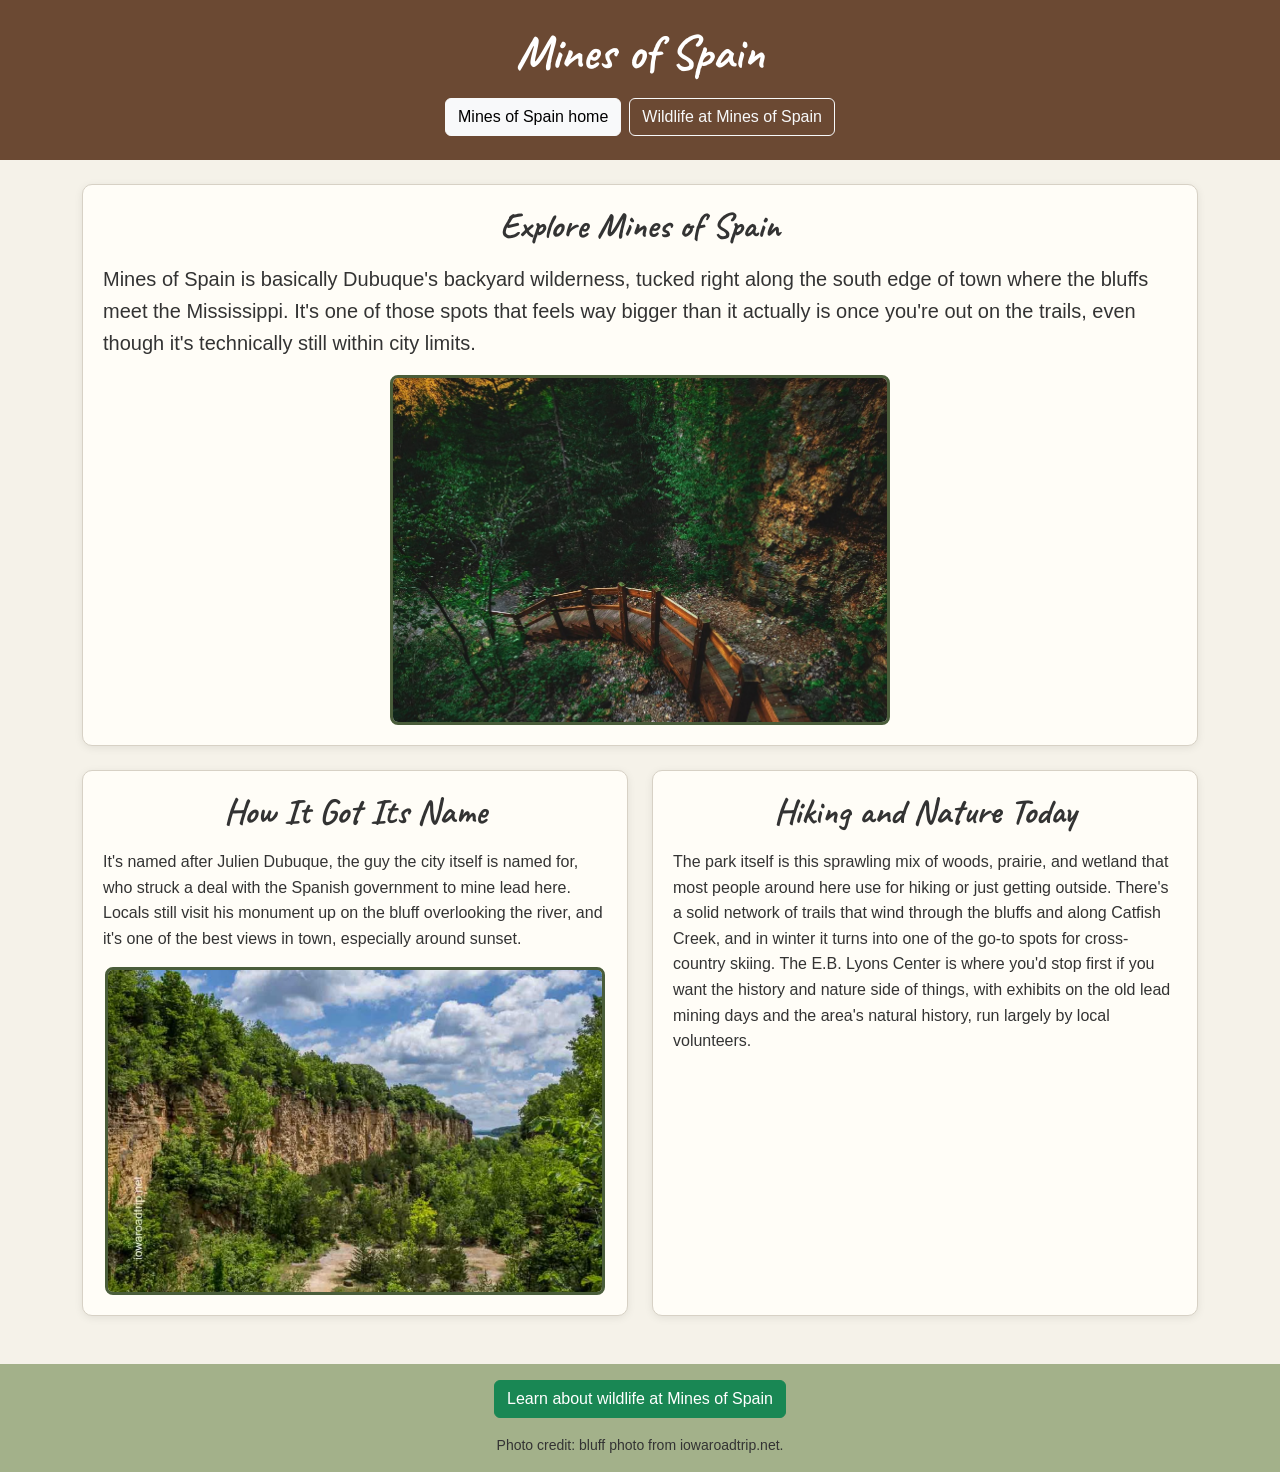
<file: index.html>
<!DOCTYPE html>
<html lang="en">
<head>
    <meta charset="UTF-8">
    <meta name="viewport" content="width=device-width, initial-scale=1.0">
    <link rel="preconnect" href="https://fonts.googleapis.com">
    <link rel="preconnect" href="https://fonts.gstatic.com" crossorigin>
    <link href="https://fonts.googleapis.com/css2?family=Caveat:wght@600;700&display=swap" rel="stylesheet">

    <!-- Bootstrap CSS -->
    <link href="https://cdn.jsdelivr.net/npm/bootstrap@5.3.3/dist/css/bootstrap.min.css"
          rel="stylesheet"
          integrity="sha384-QWTKZyjpPEjISv5WaRU9OFeRpok6YctnYmDr5pNlyT2bRjXh0JMhjY6hW+ALEwIH"
          crossorigin="anonymous">

    <!-- Custom CSS loads after Bootstrap so it can override defaults when needed -->
    <link rel="stylesheet" href="./css/style.css">
    <title>Mines of Spain</title>
    <meta name="description" content="A visitor's guide to Mines of Spain in Dubuque, Iowa: its history, trails, and nature.">
</head>
<body>

    <header id="page-header" class="text-center py-4">
        <div class="container">
            <h1 class="mb-3">Mines of Spain</h1>

            <nav class="d-flex justify-content-center gap-2 flex-wrap" aria-label="Main navigation">
                <a href="index.html" class="btn btn-outline-light active" aria-current="page">Mines of Spain home</a>
                <a href="page2.html" class="btn btn-outline-light">Wildlife at Mines of Spain</a>
            </nav>
        </div>
    </header>

    <main class="container my-4">

        <section class="content-section mb-4">
            <h2 class="text-center mb-3">Explore Mines of Spain</h2>
            <p class="lead">Mines of Spain is basically Dubuque's backyard wilderness, tucked right along the south edge of town where the bluffs meet the Mississippi. It's one of those spots that feels way bigger than it actually is once you're out on the trails, even though it's technically still within city limits.</p>

            <img src="images/trail-view.png"
                 class="trail-photo img-fluid d-block mx-auto"
                 alt="A wooded trail with wooden steps and railings at Mines of Spain"
                 width="500">
        </section>

        <div class="row g-4">
            <section class="col-md-6">
                <div class="content-section h-100">
                    <h2 class="text-center mb-3">How It Got Its Name</h2>
                    <p>It's named after Julien Dubuque, the guy the city itself is named for, who struck a deal with the Spanish government to mine lead here. Locals still visit his monument up on the bluff overlooking the river, and it's one of the best views in town, especially around sunset.</p>

                    <img src="images/view-second-level.png"
                         class="trail-photo img-fluid d-block mx-auto"
                         alt="Rocky bluffs above a wooded trail at Mines of Spain"
                         width="500">
                </div>
            </section>

            <section class="col-md-6">
                <div class="content-section h-100">
                    <h2 class="text-center mb-3">Hiking and Nature Today</h2>
                    <p>The park itself is this sprawling mix of woods, prairie, and wetland that most people around here use for hiking or just getting outside. There's a solid network of trails that wind through the bluffs and along Catfish Creek, and in winter it turns into one of the go-to spots for cross-country skiing. The E.B. Lyons Center is where you'd stop first if you want the history and nature side of things, with exhibits on the old lead mining days and the area's natural history, run largely by local volunteers.</p>
                </div>
            </section>
        </div>

    </main>

    <footer id="page-footer" class="mt-5 py-3">
        <div class="container text-center">
            <a href="page2.html" class="btn btn-success">Learn about wildlife at Mines of Spain</a>
            <p class="small mt-3 mb-0">Photo credit: bluff photo from iowaroadtrip.net.</p>
        </div>
    </footer>

</body>
</html>
</file>
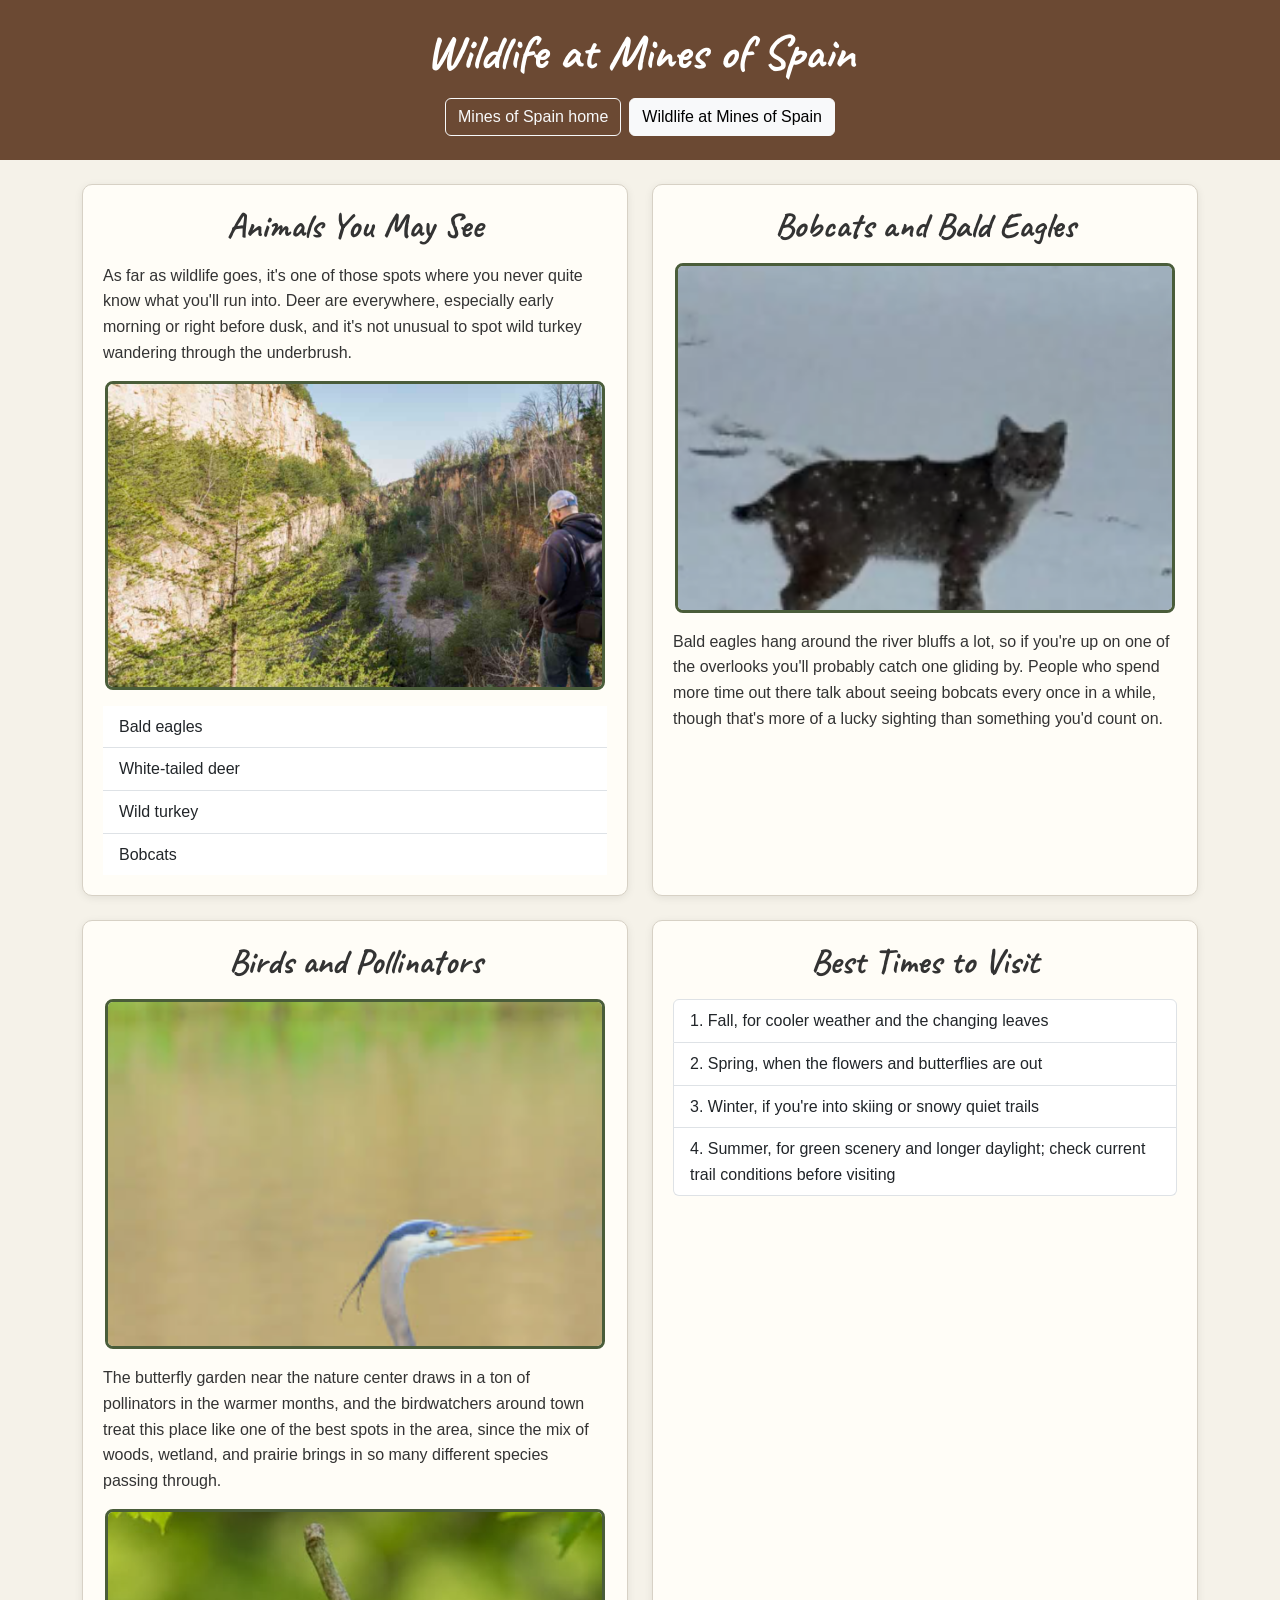
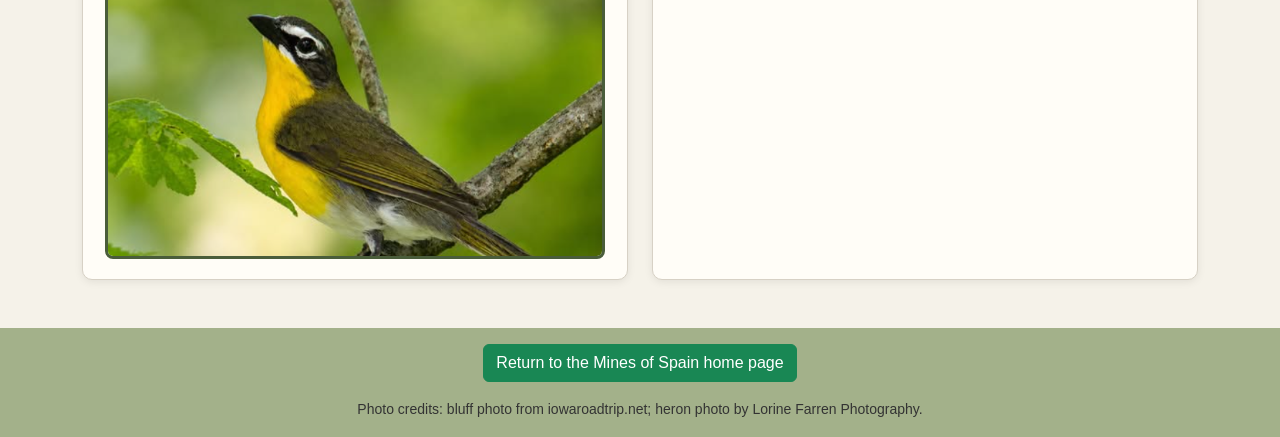
<file: page2.html>
<!DOCTYPE html>
<html lang="en">
<head>
    <meta charset="UTF-8">
    <meta name="viewport" content="width=device-width, initial-scale=1.0">
    <link rel="preconnect" href="https://fonts.googleapis.com">
    <link rel="preconnect" href="https://fonts.gstatic.com" crossorigin>
    <link href="https://fonts.googleapis.com/css2?family=Caveat:wght@600;700&display=swap" rel="stylesheet">

    <!-- Bootstrap CSS -->
    <link href="https://cdn.jsdelivr.net/npm/bootstrap@5.3.3/dist/css/bootstrap.min.css"
          rel="stylesheet"
          integrity="sha384-QWTKZyjpPEjISv5WaRU9OFeRpok6YctnYmDr5pNlyT2bRjXh0JMhjY6hW+ALEwIH"
          crossorigin="anonymous">

    <!-- Custom CSS loads after Bootstrap so it can override defaults when needed -->
    <link rel="stylesheet" href="./css/style.css">
    <title>Wildlife at Mines of Spain</title>
    <meta name="description" content="Wildlife you may see at Mines of Spain in Dubuque, Iowa, including bald eagles, deer, bobcats, and birds.">
</head>
<body>

    <header id="page-header" class="text-center py-4">
        <div class="container">
            <h1 class="mb-3">Wildlife at Mines of Spain</h1>

            <nav class="d-flex justify-content-center gap-2 flex-wrap" aria-label="Main navigation">
                <a href="index.html" class="btn btn-outline-light">Mines of Spain home</a>
                <a href="page2.html" class="btn btn-outline-light active" aria-current="page">Wildlife at Mines of Spain</a>
            </nav>
        </div>
    </header>

    <main class="container my-4">
        <div class="row g-4">

            <section class="col-md-6">
                <div class="content-section h-100">
                    <h2 class="text-center mb-3">Animals You May See</h2>
                    <p>As far as wildlife goes, it's one of those spots where you never quite know what you'll run into. Deer are everywhere, especially early morning or right before dusk, and it's not unusual to spot wild turkey wandering through the underbrush.</p>

                    <img src="images/horseshoe-bluff-view.png"
                         class="trail-photo img-fluid d-block mx-auto"
                         alt="A hiker looking down into a canyon with limestone cliffs at Mines of Spain"
                         width="500">

                    <ul class="list-group list-group-flush mt-3">
                        <li class="list-group-item">Bald eagles</li>
                        <li class="list-group-item">White-tailed deer</li>
                        <li class="list-group-item">Wild turkey</li>
                        <li class="list-group-item">Bobcats</li>
                    </ul>
                </div>
            </section>

            <section class="col-md-6">
                <div class="content-section h-100">
                    <h2 class="text-center mb-3">Bobcats and Bald Eagles</h2>

                    <img src="images/bobcat.png"
                         class="trail-photo img-fluid d-block mx-auto"
                         alt="A bobcat standing in a snowy woodland"
                         width="500">

                    <p class="mt-3">Bald eagles hang around the river bluffs a lot, so if you're up on one of the overlooks you'll probably catch one gliding by. People who spend more time out there talk about seeing bobcats every once in a while, though that's more of a lucky sighting than something you'd count on.</p>
                </div>
            </section>

            <section class="col-md-6">
                <div class="content-section h-100">
                    <h2 class="text-center mb-3">Birds and Pollinators</h2>

                    <img src="images/wildlife.png"
                         class="trail-photo img-fluid d-block mx-auto"
                         alt="A great blue heron standing in shallow water among green reeds"
                         width="500">

                    <p class="mt-3">The butterfly garden near the nature center draws in a ton of pollinators in the warmer months, and the birdwatchers around town treat this place like one of the best spots in the area, since the mix of woods, wetland, and prairie brings in so many different species passing through.</p>

                    <img src="images/yellow-breasted-chat.png"
                         class="trail-photo img-fluid d-block mx-auto"
                         alt="A yellow-breasted chat perched on a branch"
                         width="500">
                </div>
            </section>

            <section class="col-md-6">
                <div class="content-section h-100">
                    <h2 class="text-center mb-3">Best Times to Visit</h2>
                    <ol class="list-group list-group-numbered">
                        <li class="list-group-item">Fall, for cooler weather and the changing leaves</li>
                        <li class="list-group-item">Spring, when the flowers and butterflies are out</li>
                        <li class="list-group-item">Winter, if you're into skiing or snowy quiet trails</li>
                        <li class="list-group-item">Summer, for green scenery and longer daylight; check current trail conditions before visiting</li>
                    </ol>
                </div>
            </section>

        </div>
    </main>

    <footer id="page-footer" class="mt-5 py-3">
        <div class="container text-center">
            <a href="index.html" class="btn btn-success">Return to the Mines of Spain home page</a>
            <p class="small mt-3 mb-0">Photo credits: bluff photo from iowaroadtrip.net; heron photo by Lorine Farren Photography.</p>
        </div>
    </footer>

</body>
</html>
</file>
<file: css/style.css>
/* Custom styles that work alongside Bootstrap */

body {
    background-color: #f5f2e9;
    color: #333333;
    line-height: 1.6;
    font-family: Arial, sans-serif;
}

/* Bootstrap handles alignment and spacing; this keeps the site's unique heading font. */
h1,
h2 {
    font-family: 'Caveat', cursive;
    font-weight: 700;
}

h1 {
    font-size: 3rem;
}

h2 {
    font-size: 2.2rem;
}

/* Custom card-like styling for each content section. */
.content-section {
    background-color: #fffdf7;
    border: 1px solid #d7d1c5;
    border-radius: 10px;
    padding: 20px;
    box-shadow: 0 2px 8px rgba(0, 0, 0, 0.08);
}

/* Bootstrap's img-fluid handles responsive sizing; this adds the site's custom frame. */
.trail-photo {
    border: 3px solid #4a5d3a;
    border-radius: 8px;
    max-height: 350px;
    object-fit: cover;
    object-position: top;
}

/* Unique site colors stay in custom CSS. */
#page-header {
    background-color: #6b4933;
    color: white;
}

#page-footer {
    background-color: #a3b18a;
}

/* Keep a visible keyboard focus indicator for accessibility. */
a:focus-visible {
    outline: 3px solid #333333;
    outline-offset: 3px;
}

#page-header a:focus-visible {
    outline-color: white;
}

/* Bootstrap now handles the responsive grid and navigation layout. */
@media (max-width: 700px) {
    h1 {
        font-size: 2.4rem;
    }

    h2 {
        font-size: 1.9rem;
    }

    .content-section {
        padding: 15px;
    }
}
</file>
